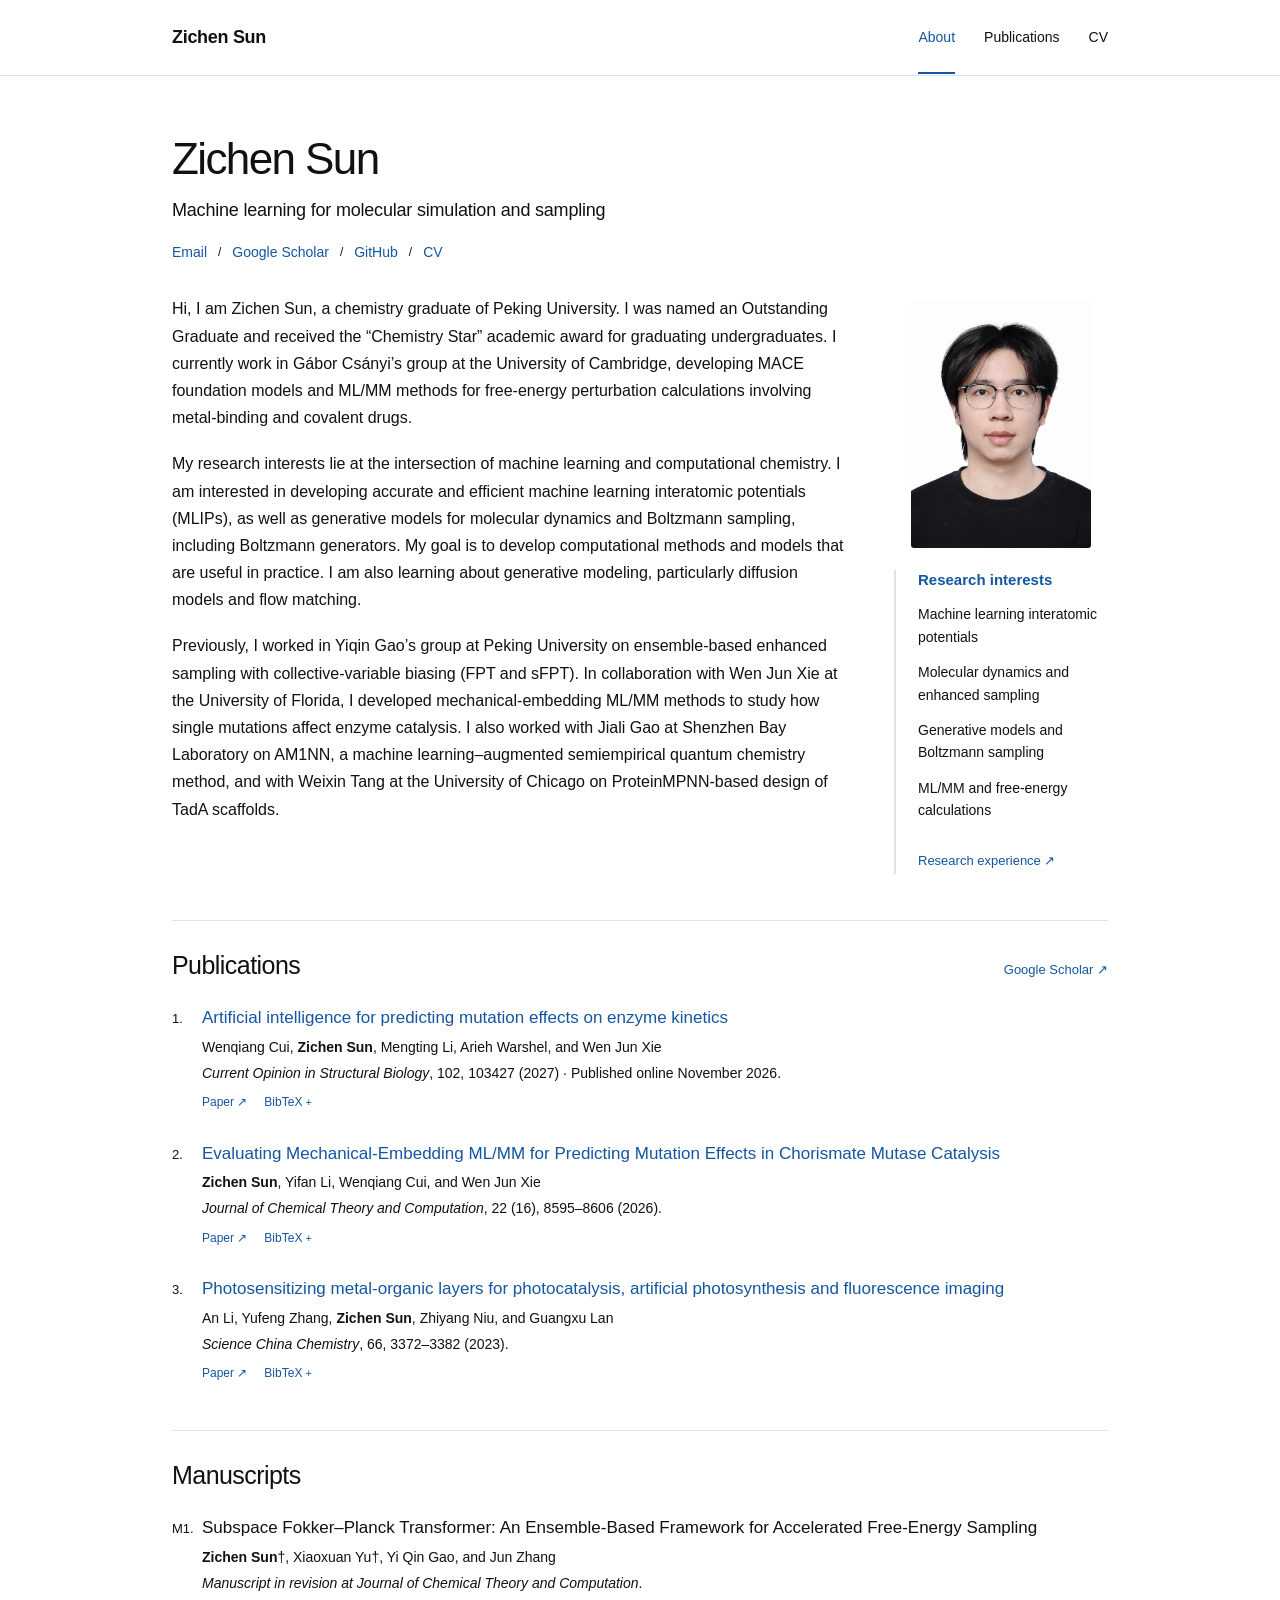
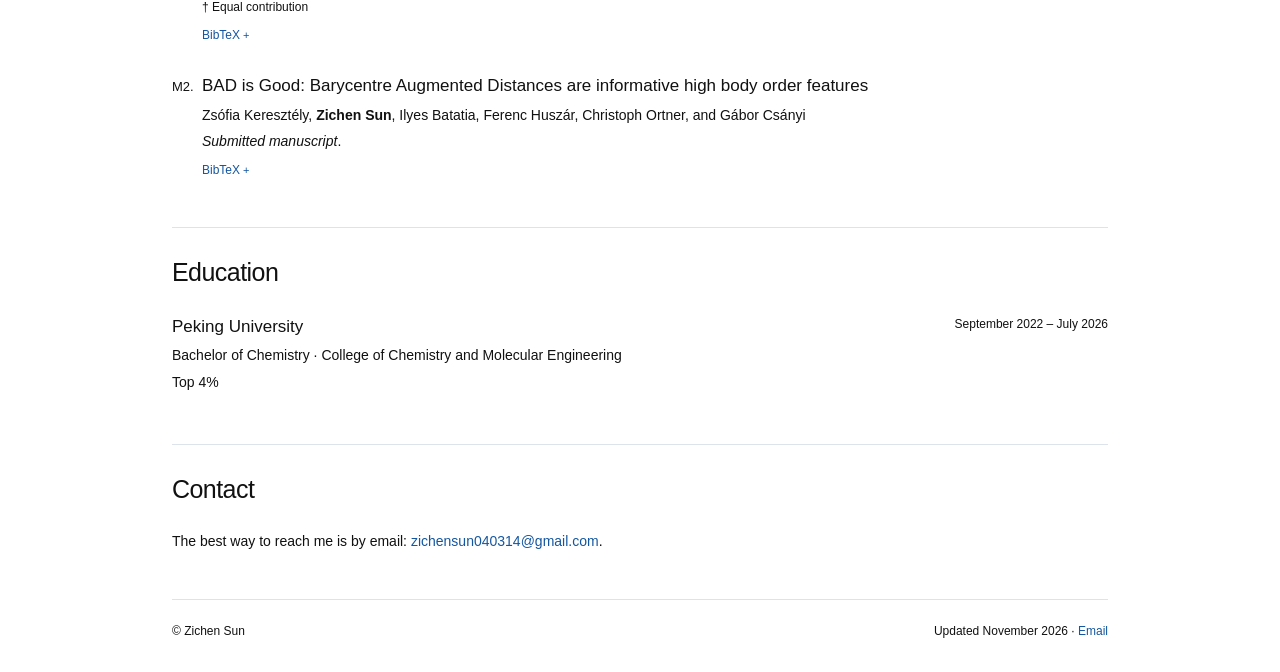
<file: site/index.html>
<!doctype html>
<html lang="en"><head><meta charset="utf-8"><meta name="viewport" content="width=device-width, initial-scale=1">
<meta name="description" content="Zichen Sun — Machine learning for molecular simulation and sampling. Research, publications, and curriculum vitae.">
<meta name="theme-color" content="#ffffff"><title>Zichen Sun | Machine learning for molecular simulation and sampling</title>
<link rel="icon" href="favicon.svg" type="image/svg+xml"><link rel="stylesheet" href="style.css?v=162decd4a20d"></head><body>
<a class="skip-link" href="#main">Skip to content</a><header class="site-header"><div class="nav-wrap"><a class="brand" href="index.html">Zichen Sun</a>
<nav aria-label="Main navigation"><a class="active" aria-current="page" href="index.html">About</a><a href="index.html#publications">Publications</a><a  href="cv.html">CV</a></nav></div></header><main id="main" class="home">
<section id="about" class="about"><h1>Zichen Sun</h1><p class="tagline">Machine learning for molecular simulation and sampling</p>
<div class="profile-links"><a href="mailto:zichensun040314@gmail.com">Email</a><span aria-hidden="true">/</span><a href="https://scholar.google.com/citations?user=5xdHA14AAAAJ&amp;hl=en">Google Scholar</a><span aria-hidden="true">/</span><a href="https://github.com/SunZichen-2004">GitHub</a><span aria-hidden="true">/</span><a href="cv.html">CV</a></div>
<div class="about-grid"><div class="bio"><p>Hi, I am Zichen Sun, a chemistry graduate of Peking University. I was named an Outstanding Graduate and received the “Chemistry Star” academic award for graduating undergraduates. I currently work in Gábor Csányi’s group at the University of Cambridge, developing MACE foundation models and ML/MM methods for free-energy perturbation calculations involving metal-binding and covalent drugs.</p><p>My research interests lie at the intersection of machine learning and computational chemistry. I am interested in developing accurate and efficient machine learning interatomic potentials (MLIPs), as well as generative models for molecular dynamics and Boltzmann sampling, including Boltzmann generators. My goal is to develop computational methods and models that are useful in practice. I am also learning about generative modeling, particularly diffusion models and flow matching.</p><p>Previously, I worked in Yiqin Gao’s group at Peking University on ensemble-based enhanced sampling with collective-variable biasing (FPT and sFPT). In collaboration with Wen Jun Xie at the University of Florida, I developed mechanical-embedding ML/MM methods to study how single mutations affect enzyme catalysis. I also worked with Jiali Gao at Shenzhen Bay Laboratory on AM1NN, a machine learning–augmented semiempirical quantum chemistry method, and with Weixin Tang at the University of Chicago on ProteinMPNN-based design of TadA scaffolds.</p></div><div class="profile-sidebar"><img class="profile-photo" src="assets/zichen-sun.png" alt="Portrait of Zichen Sun" width="180" height="248" decoding="async"><aside class="interests"><h2>Research interests</h2><ul><li>Machine learning interatomic potentials</li><li>Molecular dynamics and enhanced sampling</li><li>Generative models and Boltzmann sampling</li><li>ML/MM and free-energy calculations</li></ul><a class="text-link" href="cv.html#experience">Research experience ↗</a></aside></div></div></section>
<section id="publications" class="section"><div class="section-heading"><h2>Publications</h2><a href="https://scholar.google.com/citations?user=5xdHA14AAAAJ&amp;hl=en">Google Scholar ↗</a></div>
<ol class="papers"><li class="paper"><div class="paper-number">1.</div><article>
<h3><a href="https://doi.org/10.1016/j.sbi.2026.103427">Artificial intelligence for predicting mutation effects on enzyme kinetics</a></h3>
<p class="authors">Wenqiang Cui, <strong>Zichen Sun</strong>, Mengting Li, Arieh Warshel, and Wen Jun Xie</p><p class="venue"><em>Current Opinion in Structural Biology</em>, 102, 103427 (2027) · Published online November 2026.</p>

<div class="paper-links"><a href="https://doi.org/10.1016/j.sbi.2026.103427">Paper ↗</a>

<details class="bib"><summary>BibTeX</summary><pre>@article{sun2027artificial,
  title = {Artificial intelligence for predicting mutation effects on enzyme kinetics},
  author = {Wenqiang Cui and Zichen Sun and Mengting Li and Arieh Warshel and Wen Jun Xie},
  journal = {Current Opinion in Structural Biology},
  year = {2027},
  doi = {10.1016/j.sbi.2026.103427}
}</pre></details></div></article></li><li class="paper"><div class="paper-number">2.</div><article>
<h3><a href="https://doi.org/10.1021/acs.jctc.6c00761">Evaluating Mechanical-Embedding ML/MM for Predicting Mutation Effects in Chorismate Mutase Catalysis</a></h3>
<p class="authors"><strong>Zichen Sun</strong>, Yifan Li, Wenqiang Cui, and Wen Jun Xie</p><p class="venue"><em>Journal of Chemical Theory and Computation</em>, 22 (16), 8595–8606 (2026).</p>

<div class="paper-links"><a href="https://doi.org/10.1021/acs.jctc.6c00761">Paper ↗</a>

<details class="bib"><summary>BibTeX</summary><pre>@article{sun2026evaluating,
  title = {Evaluating Mechanical-Embedding ML/MM for Predicting Mutation Effects in Chorismate Mutase Catalysis},
  author = {Zichen Sun and Yifan Li and Wenqiang Cui and Wen Jun Xie},
  journal = {Journal of Chemical Theory and Computation},
  year = {2026},
  doi = {10.1021/acs.jctc.6c00761}
}</pre></details></div></article></li><li class="paper"><div class="paper-number">3.</div><article>
<h3><a href="https://doi.org/10.1007/s11426-023-1784-8">Photosensitizing metal-organic layers for photocatalysis, artificial photosynthesis and fluorescence imaging</a></h3>
<p class="authors">An Li, Yufeng Zhang, <strong>Zichen Sun</strong>, Zhiyang Niu, and Guangxu Lan</p><p class="venue"><em>Science China Chemistry</em>, 66, 3372–3382 (2023).</p>

<div class="paper-links"><a href="https://doi.org/10.1007/s11426-023-1784-8">Paper ↗</a>

<details class="bib"><summary>BibTeX</summary><pre>@article{sun2023photosensitizing,
  title = {Photosensitizing metal-organic layers for photocatalysis, artificial photosynthesis and fluorescence imaging},
  author = {An Li and Yufeng Zhang and Zichen Sun and Zhiyang Niu and Guangxu Lan},
  journal = {Science China Chemistry},
  year = {2023},
  doi = {10.1007/s11426-023-1784-8}
}</pre></details></div></article></li></ol></section>
<section id="manuscripts" class="section manuscripts"><h2>Manuscripts</h2><ol class="papers"><li class="paper"><div class="paper-number">M1.</div><article>
<h3>Subspace Fokker–Planck Transformer: An Ensemble-Based Framework for Accelerated Free-Energy Sampling</h3>
<p class="authors"><strong>Zichen Sun</strong>†, Xiaoxuan Yu†, Yi Qin Gao, and Jun Zhang</p><p class="venue"><em>Manuscript in revision at Journal of Chemical Theory and Computation</em>.</p>
<p class="paper-note">† Equal contribution</p>
<div class="paper-links">

<details class="bib"><summary>BibTeX</summary><pre>@article{sunmanuscriptsubspace,
  title = {Subspace Fokker–Planck Transformer: An Ensemble-Based Framework for Accelerated Free-Energy Sampling},
  author = {Zichen Sun and Xiaoxuan Yu and Yi Qin Gao and Jun Zhang},
  journal = {Manuscript in revision at Journal of Chemical Theory and Computation}
}</pre></details></div></article></li><li class="paper"><div class="paper-number">M2.</div><article>
<h3>BAD is Good: Barycentre Augmented Distances are informative high body order features</h3>
<p class="authors">Zsófia Keresztély, <strong>Zichen Sun</strong>, Ilyes Batatia, Ferenc Huszár, Christoph Ortner, and Gábor Csányi</p><p class="venue"><em>Submitted manuscript</em>.</p>

<div class="paper-links">

<details class="bib"><summary>BibTeX</summary><pre>@article{sunmanuscriptbad,
  title = {BAD is Good: Barycentre Augmented Distances are informative high body order features},
  author = {Zsófia Keresztély and Zichen Sun and Ilyes Batatia and Ferenc Huszár and Christoph Ortner and Gábor Csányi},
  journal = {Submitted manuscript}
}</pre></details></div></article></li></ol></section><section id="education" class="section"><h2>Education</h2><div class="education-entry"><div><h3>Peking University</h3><p>Bachelor of Chemistry · College of Chemistry and Molecular Engineering</p><p>Top 4%</p></div><p class="dates">September 2022 – July 2026</p></div></section>
<section id="contact" class="section contact"><h2>Contact</h2><p>The best way to reach me is by email: <a href="mailto:zichensun040314@gmail.com">zichensun040314@gmail.com</a>.</p></section></main><footer class="site-footer"><span>© Zichen Sun</span><span>Updated November 2026 · <a href="mailto:zichensun040314@gmail.com">Email</a></span></footer></body></html>
</file>
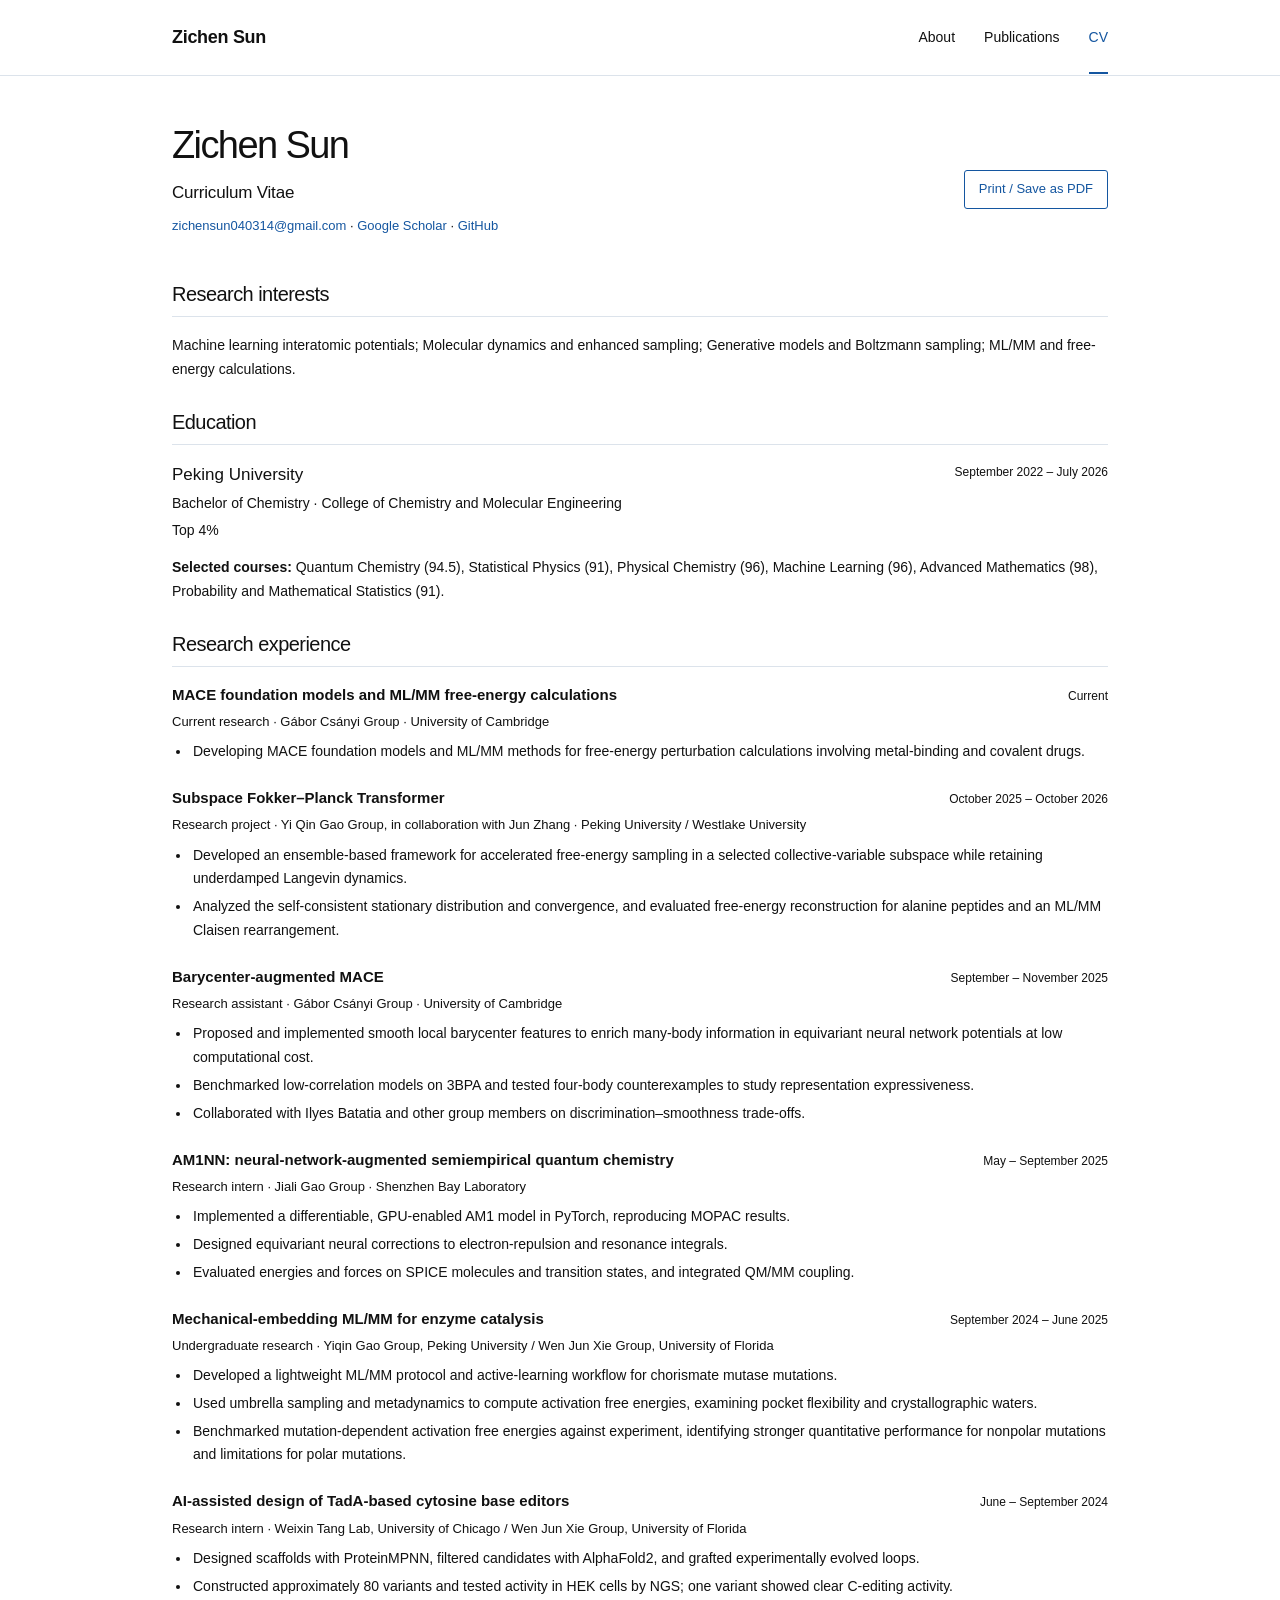
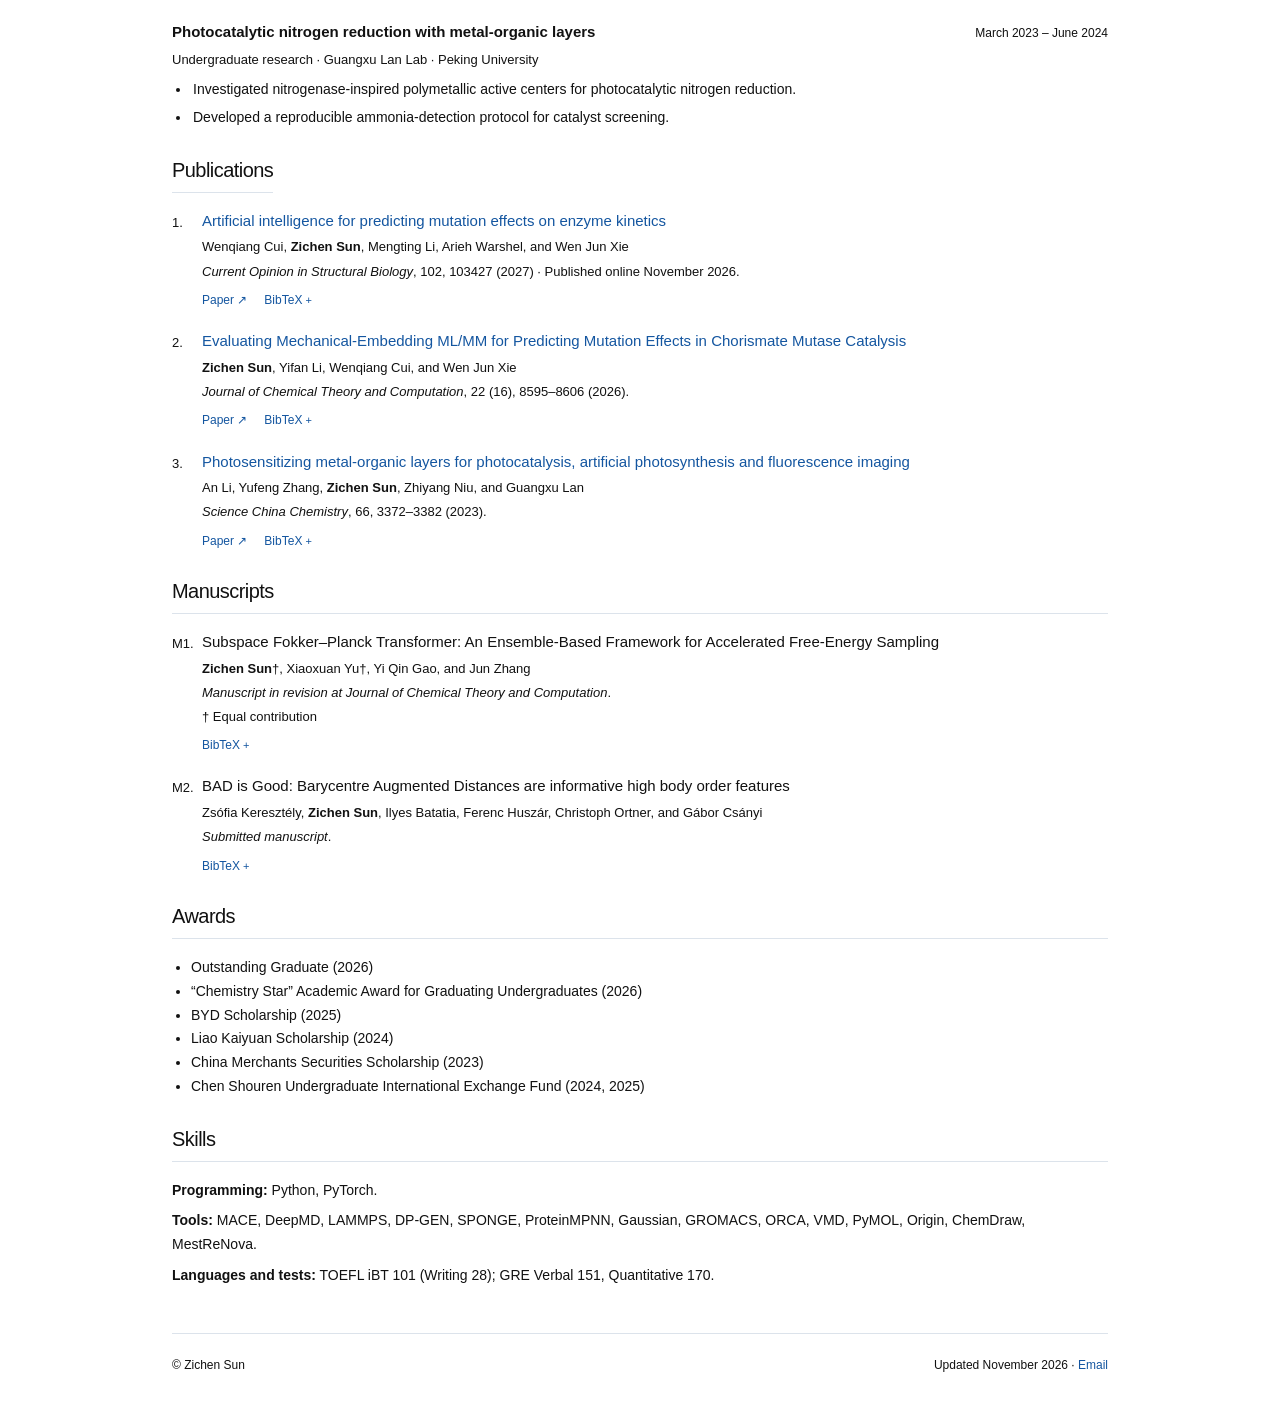
<file: site/cv.html>
<!doctype html>
<html lang="en"><head><meta charset="utf-8"><meta name="viewport" content="width=device-width, initial-scale=1">
<meta name="description" content="Zichen Sun — Machine learning for molecular simulation and sampling. Research, publications, and curriculum vitae.">
<meta name="theme-color" content="#ffffff"><title>Zichen Sun | Curriculum Vitae</title>
<link rel="icon" href="favicon.svg" type="image/svg+xml"><link rel="stylesheet" href="style.css?v=162decd4a20d"></head><body>
<a class="skip-link" href="#main">Skip to content</a><header class="site-header"><div class="nav-wrap"><a class="brand" href="index.html">Zichen Sun</a>
<nav aria-label="Main navigation"><a  href="index.html">About</a><a href="index.html#publications">Publications</a><a class="active" aria-current="page" href="cv.html">CV</a></nav></div></header><main id="main" class="cv"><div class="cv-heading"><div><h1>Zichen Sun</h1><p class="tagline">Curriculum Vitae</p><p class="cv-contact"><a href="mailto:zichensun040314@gmail.com">zichensun040314@gmail.com</a> · <a href="https://scholar.google.com/citations?user=5xdHA14AAAAJ&amp;hl=en">Google Scholar</a> · <a href="https://github.com/SunZichen-2004">GitHub</a></p></div><div class="cv-actions"><button class="button secondary" type="button" onclick="window.print()">Print / Save as PDF</button></div></div>
<section class="cv-section"><h2>Research interests</h2><p>Machine learning interatomic potentials; Molecular dynamics and enhanced sampling; Generative models and Boltzmann sampling; ML/MM and free-energy calculations.</p></section>
<section id="education" class="cv-section"><h2>Education</h2><div class="education-entry"><div><h3>Peking University</h3><p>Bachelor of Chemistry · College of Chemistry and Molecular Engineering</p><p>Top 4%</p></div><p class="dates">September 2022 – July 2026</p></div><p class="courses"><strong>Selected courses:</strong> Quantum Chemistry (94.5), Statistical Physics (91), Physical Chemistry (96), Machine Learning (96), Advanced Mathematics (98), Probability and Mathematical Statistics (91).</p></section>
<section id="experience" class="cv-section"><h2>Research experience</h2><article class="experience-entry"><div class="entry-heading"><h3>MACE foundation models and ML/MM free-energy calculations</h3><span class="dates">Current</span></div><p class="affiliation">Current research · Gábor Csányi Group · University of Cambridge</p><ul><li>Developing MACE foundation models and ML/MM methods for free-energy perturbation calculations involving metal-binding and covalent drugs.</li></ul></article><article class="experience-entry"><div class="entry-heading"><h3>Subspace Fokker–Planck Transformer</h3><span class="dates">October 2025 – October 2026</span></div><p class="affiliation">Research project · Yi Qin Gao Group, in collaboration with Jun Zhang · Peking University / Westlake University</p><ul><li>Developed an ensemble-based framework for accelerated free-energy sampling in a selected collective-variable subspace while retaining underdamped Langevin dynamics.</li><li>Analyzed the self-consistent stationary distribution and convergence, and evaluated free-energy reconstruction for alanine peptides and an ML/MM Claisen rearrangement.</li></ul></article><article class="experience-entry"><div class="entry-heading"><h3>Barycenter-augmented MACE</h3><span class="dates">September – November 2025</span></div><p class="affiliation">Research assistant · Gábor Csányi Group · University of Cambridge</p><ul><li>Proposed and implemented smooth local barycenter features to enrich many-body information in equivariant neural network potentials at low computational cost.</li><li>Benchmarked low-correlation models on 3BPA and tested four-body counterexamples to study representation expressiveness.</li><li>Collaborated with Ilyes Batatia and other group members on discrimination–smoothness trade-offs.</li></ul></article><article class="experience-entry"><div class="entry-heading"><h3>AM1NN: neural-network-augmented semiempirical quantum chemistry</h3><span class="dates">May – September 2025</span></div><p class="affiliation">Research intern · Jiali Gao Group · Shenzhen Bay Laboratory</p><ul><li>Implemented a differentiable, GPU-enabled AM1 model in PyTorch, reproducing MOPAC results.</li><li>Designed equivariant neural corrections to electron-repulsion and resonance integrals.</li><li>Evaluated energies and forces on SPICE molecules and transition states, and integrated QM/MM coupling.</li></ul></article><article class="experience-entry"><div class="entry-heading"><h3>Mechanical-embedding ML/MM for enzyme catalysis</h3><span class="dates">September 2024 – June 2025</span></div><p class="affiliation">Undergraduate research · Yiqin Gao Group, Peking University / Wen Jun Xie Group, University of Florida</p><ul><li>Developed a lightweight ML/MM protocol and active-learning workflow for chorismate mutase mutations.</li><li>Used umbrella sampling and metadynamics to compute activation free energies, examining pocket flexibility and crystallographic waters.</li><li>Benchmarked mutation-dependent activation free energies against experiment, identifying stronger quantitative performance for nonpolar mutations and limitations for polar mutations.</li></ul></article><article class="experience-entry"><div class="entry-heading"><h3>AI-assisted design of TadA-based cytosine base editors</h3><span class="dates">June – September 2024</span></div><p class="affiliation">Research intern · Weixin Tang Lab, University of Chicago / Wen Jun Xie Group, University of Florida</p><ul><li>Designed scaffolds with ProteinMPNN, filtered candidates with AlphaFold2, and grafted experimentally evolved loops.</li><li>Constructed approximately 80 variants and tested activity in HEK cells by NGS; one variant showed clear C-editing activity.</li></ul></article><article class="experience-entry"><div class="entry-heading"><h3>Photocatalytic nitrogen reduction with metal-organic layers</h3><span class="dates">March 2023 – June 2024</span></div><p class="affiliation">Undergraduate research · Guangxu Lan Lab · Peking University</p><ul><li>Investigated nitrogenase-inspired polymetallic active centers for photocatalytic nitrogen reduction.</li><li>Developed a reproducible ammonia-detection protocol for catalyst screening.</li></ul></article></section>
<section id="publications" class="cv-section"><div class="section-heading"><h2>Publications</h2></div>
<ol class="papers"><li class="paper"><div class="paper-number">1.</div><article>
<h3><a href="https://doi.org/10.1016/j.sbi.2026.103427">Artificial intelligence for predicting mutation effects on enzyme kinetics</a></h3>
<p class="authors">Wenqiang Cui, <strong>Zichen Sun</strong>, Mengting Li, Arieh Warshel, and Wen Jun Xie</p><p class="venue"><em>Current Opinion in Structural Biology</em>, 102, 103427 (2027) · Published online November 2026.</p>

<div class="paper-links"><a href="https://doi.org/10.1016/j.sbi.2026.103427">Paper ↗</a>

<details class="bib"><summary>BibTeX</summary><pre>@article{sun2027artificial,
  title = {Artificial intelligence for predicting mutation effects on enzyme kinetics},
  author = {Wenqiang Cui and Zichen Sun and Mengting Li and Arieh Warshel and Wen Jun Xie},
  journal = {Current Opinion in Structural Biology},
  year = {2027},
  doi = {10.1016/j.sbi.2026.103427}
}</pre></details></div></article></li><li class="paper"><div class="paper-number">2.</div><article>
<h3><a href="https://doi.org/10.1021/acs.jctc.6c00761">Evaluating Mechanical-Embedding ML/MM for Predicting Mutation Effects in Chorismate Mutase Catalysis</a></h3>
<p class="authors"><strong>Zichen Sun</strong>, Yifan Li, Wenqiang Cui, and Wen Jun Xie</p><p class="venue"><em>Journal of Chemical Theory and Computation</em>, 22 (16), 8595–8606 (2026).</p>

<div class="paper-links"><a href="https://doi.org/10.1021/acs.jctc.6c00761">Paper ↗</a>

<details class="bib"><summary>BibTeX</summary><pre>@article{sun2026evaluating,
  title = {Evaluating Mechanical-Embedding ML/MM for Predicting Mutation Effects in Chorismate Mutase Catalysis},
  author = {Zichen Sun and Yifan Li and Wenqiang Cui and Wen Jun Xie},
  journal = {Journal of Chemical Theory and Computation},
  year = {2026},
  doi = {10.1021/acs.jctc.6c00761}
}</pre></details></div></article></li><li class="paper"><div class="paper-number">3.</div><article>
<h3><a href="https://doi.org/10.1007/s11426-023-1784-8">Photosensitizing metal-organic layers for photocatalysis, artificial photosynthesis and fluorescence imaging</a></h3>
<p class="authors">An Li, Yufeng Zhang, <strong>Zichen Sun</strong>, Zhiyang Niu, and Guangxu Lan</p><p class="venue"><em>Science China Chemistry</em>, 66, 3372–3382 (2023).</p>

<div class="paper-links"><a href="https://doi.org/10.1007/s11426-023-1784-8">Paper ↗</a>

<details class="bib"><summary>BibTeX</summary><pre>@article{sun2023photosensitizing,
  title = {Photosensitizing metal-organic layers for photocatalysis, artificial photosynthesis and fluorescence imaging},
  author = {An Li and Yufeng Zhang and Zichen Sun and Zhiyang Niu and Guangxu Lan},
  journal = {Science China Chemistry},
  year = {2023},
  doi = {10.1007/s11426-023-1784-8}
}</pre></details></div></article></li></ol></section>
<section id="manuscripts" class="cv-section"><h2>Manuscripts</h2><ol class="papers"><li class="paper"><div class="paper-number">M1.</div><article>
<h3>Subspace Fokker–Planck Transformer: An Ensemble-Based Framework for Accelerated Free-Energy Sampling</h3>
<p class="authors"><strong>Zichen Sun</strong>†, Xiaoxuan Yu†, Yi Qin Gao, and Jun Zhang</p><p class="venue"><em>Manuscript in revision at Journal of Chemical Theory and Computation</em>.</p>
<p class="paper-note">† Equal contribution</p>
<div class="paper-links">

<details class="bib"><summary>BibTeX</summary><pre>@article{sunmanuscriptsubspace,
  title = {Subspace Fokker–Planck Transformer: An Ensemble-Based Framework for Accelerated Free-Energy Sampling},
  author = {Zichen Sun and Xiaoxuan Yu and Yi Qin Gao and Jun Zhang},
  journal = {Manuscript in revision at Journal of Chemical Theory and Computation}
}</pre></details></div></article></li><li class="paper"><div class="paper-number">M2.</div><article>
<h3>BAD is Good: Barycentre Augmented Distances are informative high body order features</h3>
<p class="authors">Zsófia Keresztély, <strong>Zichen Sun</strong>, Ilyes Batatia, Ferenc Huszár, Christoph Ortner, and Gábor Csányi</p><p class="venue"><em>Submitted manuscript</em>.</p>

<div class="paper-links">

<details class="bib"><summary>BibTeX</summary><pre>@article{sunmanuscriptbad,
  title = {BAD is Good: Barycentre Augmented Distances are informative high body order features},
  author = {Zsófia Keresztély and Zichen Sun and Ilyes Batatia and Ferenc Huszár and Christoph Ortner and Gábor Csányi},
  journal = {Submitted manuscript}
}</pre></details></div></article></li></ol></section>
<section class="cv-section"><h2>Awards</h2><ul class="simple-list"><li>Outstanding Graduate (2026)</li><li>“Chemistry Star” Academic Award for Graduating Undergraduates (2026)</li><li>BYD Scholarship (2025)</li><li>Liao Kaiyuan Scholarship (2024)</li><li>China Merchants Securities Scholarship (2023)</li><li>Chen Shouren Undergraduate International Exchange Fund (2024, 2025)</li></ul></section>
<section class="cv-section"><h2>Skills</h2><p class="skill"><strong>Programming:</strong> Python, PyTorch.</p><p class="skill"><strong>Tools:</strong> MACE, DeepMD, LAMMPS, DP-GEN, SPONGE, ProteinMPNN, Gaussian, GROMACS, ORCA, VMD, PyMOL, Origin, ChemDraw, MestReNova.</p><p class="skill"><strong>Languages and tests:</strong> TOEFL iBT 101 (Writing 28); GRE Verbal 151, Quantitative 170.</p></section></main><footer class="site-footer"><span>© Zichen Sun</span><span>Updated November 2026 · <a href="mailto:zichensun040314@gmail.com">Email</a></span></footer></body></html>
</file>
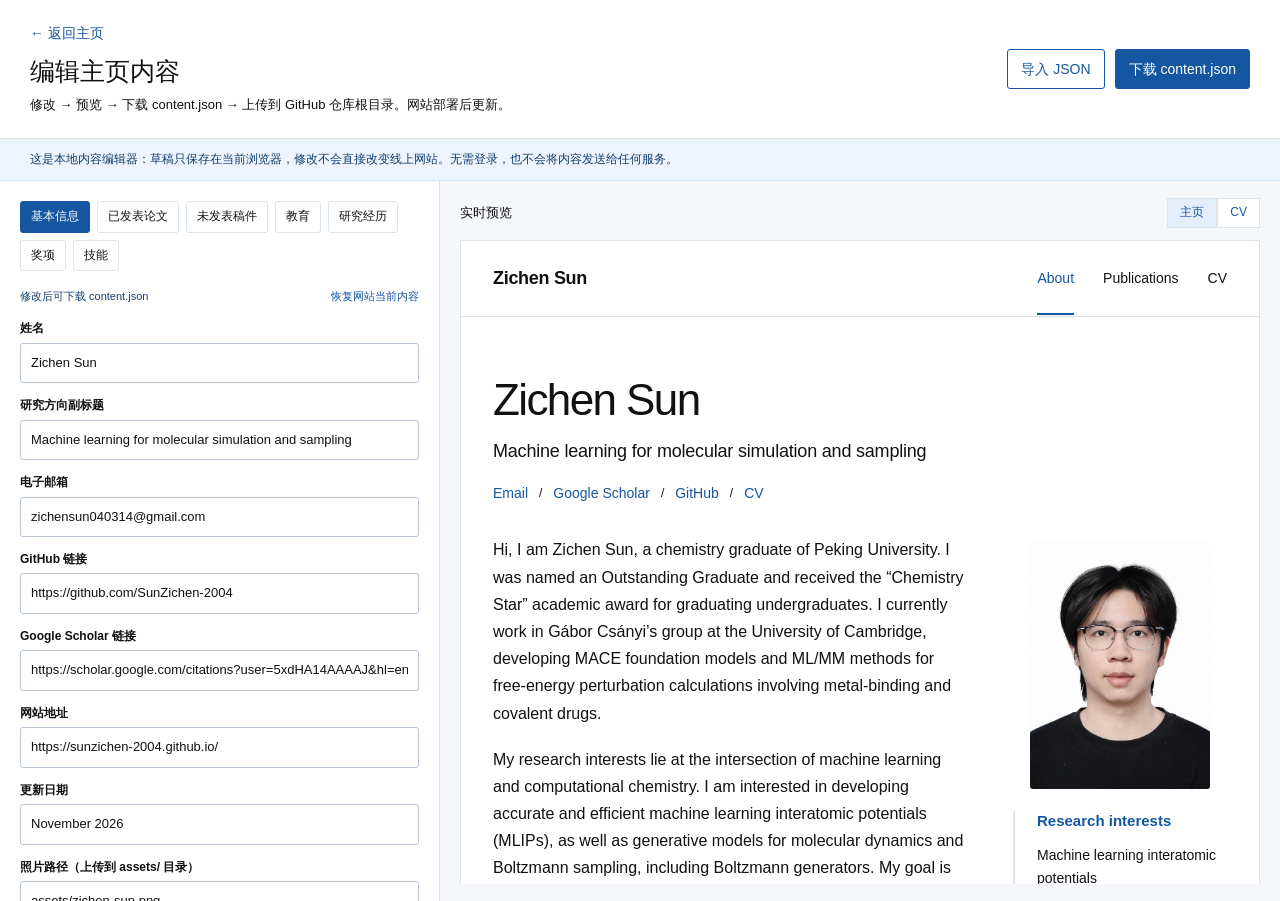
<file: site/editor.html>
<!doctype html>
<html lang="zh-CN"><head><meta charset="utf-8"><meta name="viewport" content="width=device-width, initial-scale=1"><title>编辑个人主页 · Zichen Sun</title><link rel="icon" href="favicon.svg" type="image/svg+xml"><link rel="stylesheet" href="editor.css?v=162decd4a20d"><script src="content-data.js?v=162decd4a20d" defer></script><script src="render.js?v=162decd4a20d" defer></script><script src="editor.js?v=162decd4a20d" defer></script></head>
<body><header><div><a href="index.html">← 返回主页</a><h1>编辑主页内容</h1><p>修改 → 预览 → 下载 content.json → 上传到 GitHub 仓库根目录。网站部署后更新。</p></div><div class="actions"><label class="button secondary">导入 JSON<input id="import" type="file" accept="application/json,.json" hidden></label><button id="export" class="button">下载 content.json</button></div></header>
<div class="notice">这是本地内容编辑器：草稿只保存在当前浏览器，修改不会直接改变线上网站。无需登录，也不会将内容发送给任何服务。</div>
<div class="workspace"><section class="editor-panel" aria-label="内容编辑"><nav id="tabs" aria-label="内容类别"></nav><div class="status-row"><span id="status" role="status"></span><button id="reset" type="button">恢复网站当前内容</button></div><div id="fields"></div></section><section class="preview-panel" aria-label="页面预览"><div class="preview-controls"><strong>实时预览</strong><div><button id="preview-home" type="button" aria-pressed="true">主页</button><button id="preview-cv" type="button" aria-pressed="false">CV</button></div></div><iframe id="preview" title="个人主页实时预览"></iframe></section></div>
</body></html>
</file>
<file: site/style.css>
:root{--ink:#111;--blue:#1456a0;--blue-dark:#0a3770;--line:#dce3eb;--paper:#fff;--soft:#f5f8fc;color-scheme:light}
*{box-sizing:border-box}html{scroll-behavior:smooth;scroll-padding-top:85px}body{margin:0;background:var(--paper);color:var(--ink);font-family:Arial,Helvetica,sans-serif;font-size:16px;line-height:1.7;-webkit-font-smoothing:antialiased}a{color:var(--blue);text-decoration:none}a:hover{text-decoration:underline;text-underline-offset:4px;color:var(--blue-dark)}a:focus-visible,button:focus-visible,summary:focus-visible{outline:2px solid var(--blue);outline-offset:5px}button,input,textarea{font:inherit}button,summary{cursor:pointer}.skip-link{position:absolute;top:-80px;left:20px;background:#fff;z-index:9;padding:10px}.skip-link:focus{top:10px}.site-header{border-bottom:1px solid var(--line);background:#fff}.nav-wrap{max-width:1000px;padding:0 32px;min-height:75px;margin:auto;display:flex;align-items:center;justify-content:space-between;gap:20px}.brand{font-size:18px;font-weight:600;color:var(--ink);letter-spacing:-.3px}.nav-wrap nav{display:flex;gap:29px;align-items:center}.nav-wrap nav a{color:var(--ink);font-size:14px;padding:25px 0 22px;border-bottom:2px solid transparent}.nav-wrap nav a.active{color:var(--blue);border-bottom-color:var(--blue)}main{max-width:1000px;padding:0 32px;margin:auto}h1,h2,h3,p{margin-top:0}h1{font-size:44px;font-weight:500;line-height:1.15;letter-spacing:-1.6px;margin-bottom:12px}h2{font-size:25px;line-height:1.35;letter-spacing:-.55px;font-weight:500;margin-bottom:24px}h3{font-size:16px;font-weight:600;line-height:1.5;margin-bottom:5px}p{margin-bottom:17px}.about{padding-top:58px}.tagline{font-size:18px;line-height:1.5;letter-spacing:-.2px;margin-bottom:17px}.profile-links{display:flex;flex-wrap:wrap;gap:11px;align-items:center;font-size:14px;margin-bottom:31px}.profile-links span{font-size:12px;color:#111}.about-grid{display:grid;grid-template-columns:minmax(0,1fr) 214px;gap:48px}.bio p{margin-bottom:19px}.bio p:last-child{margin-bottom:0}.interests{border-left:2px solid var(--line);padding-left:22px;margin-top:5px}.interests h2{color:var(--blue);font-size:15px;font-weight:600;letter-spacing:0;margin-bottom:13px}.interests ul{list-style:none;margin:0 0 25px;padding:0}.interests li{font-size:14px;line-height:1.6;margin-bottom:13px}.text-link{font-size:13px}.section{margin-top:46px;padding-top:28px;border-top:1px solid var(--line)}.section-heading{display:flex;justify-content:space-between;align-items:baseline;gap:20px}.section-heading>a{font-size:13px}.papers{list-style:none;margin:0;padding:0}.paper{display:grid;grid-template-columns:23px minmax(0,1fr);gap:7px;margin-bottom:29px}.paper:last-child{margin-bottom:0}.paper-number{font-size:13px;line-height:25px}.paper h3{font-size:17px;font-weight:500;line-height:1.45;margin-bottom:6px}.paper h3 a{color:var(--blue)}.paper p{font-size:14px;line-height:1.55;margin-bottom:4px}.authors strong{font-weight:600}.paper .venue{font-size:14px}.paper .paper-note{font-size:12px}.paper-links{display:flex;flex-wrap:wrap;align-items:baseline;column-gap:17px;row-gap:5px;margin-top:8px;font-size:12px}.paper-links details{min-width:0}.paper-links details[open]{flex-basis:100%;order:2}.paper-links summary{color:var(--blue);list-style:none;display:inline-block}.paper-links summary::-webkit-details-marker{display:none}.paper-links summary:hover{text-decoration:underline}.paper-links summary:after{content:' +';font-size:11px}.paper-links details[open] summary:after{content:' −'}.paper-links pre{white-space:pre-wrap;overflow-wrap:anywhere;border-left:2px solid var(--line);background:var(--soft);padding:15px 18px;margin:10px 0 4px;font-size:12px;line-height:1.6}.manuscripts .paper h3{color:var(--ink)}.education-entry{display:flex;justify-content:space-between;align-items:flex-start;gap:25px}.education-entry p{font-size:14px;margin-bottom:3px}.education-entry h3{font-size:17px;font-weight:500}.dates{font-size:12px!important;white-space:nowrap;line-height:1.8}.contact p{font-size:14px}.site-footer{max-width:936px;border-top:1px solid var(--line);margin:45px auto 0;padding:21px 0 30px;display:flex;justify-content:space-between;gap:20px;font-size:12px}.cv-heading{display:flex;justify-content:space-between;align-items:center;gap:30px;padding-top:48px}.cv-heading h1{font-size:38px}.cv-heading .tagline{font-size:17px;margin-bottom:10px}.cv-contact{font-size:13px}.cv-actions{display:flex;gap:8px;flex-shrink:0;align-items:center}.button{display:inline-block;background:var(--blue);color:#fff;border:1px solid var(--blue);padding:8px 14px;font-size:13px;line-height:1.6;border-radius:3px;cursor:pointer}.button:hover{background:var(--blue-dark);color:#fff;text-decoration:none}.button.secondary{background:#fff;color:var(--blue)}.button.secondary:hover{background:var(--soft)}.cv-section{margin-top:27px}.cv-section h2{font-size:20px;padding-bottom:8px;border-bottom:1px solid var(--line);margin-bottom:17px}.cv-section>p{font-size:14px}.courses{margin-top:10px}.experience-entry{margin-bottom:23px}.entry-heading{display:flex;align-items:baseline;justify-content:space-between;gap:18px}.entry-heading h3{font-size:15px}.affiliation{font-size:13px;margin-bottom:7px}.experience-entry ul{font-size:14px;margin:0;padding-left:19px}.experience-entry li{padding-left:2px;margin-bottom:4px}.cv-section .paper{margin-bottom:20px}.cv-section .paper h3{font-size:15px}.cv-section .paper p{font-size:13px}.simple-list{padding-left:19px;font-size:14px}.skill{margin-bottom:7px}.cv .site-footer{margin-top:30px}
@media(max-width:760px){.nav-wrap{min-height:64px;padding:0 24px}.nav-wrap nav{gap:21px}.nav-wrap nav a{padding:20px 0 17px}main{padding:0 24px}.about{padding-top:37px}h1{font-size:37px}.tagline{font-size:16px}.about-grid{grid-template-columns:1fr;gap:25px}.interests{border-left:0;border-top:1px solid var(--line);padding:19px 0 0}.interests ul{display:grid;grid-template-columns:1fr 1fr;gap:10px 22px;margin-bottom:12px}.interests li{margin:0;font-size:13px}.section{margin-top:32px;padding-top:25px}h2{font-size:23px}.paper h3{font-size:16px}.paper{grid-template-columns:20px minmax(0,1fr)}.site-footer{margin:34px 24px 0}.education-entry,.entry-heading{flex-direction:column;gap:4px}.dates{white-space:normal}.cv-heading{align-items:flex-start;flex-direction:column;gap:0}.cv-actions{margin:7px 0 5px}.cv-contact{overflow-wrap:anywhere}.contact p{overflow-wrap:anywhere}}
@media(max-width:390px){.nav-wrap{gap:12px;padding:0 20px}.nav-wrap nav{gap:15px}.nav-wrap nav a{font-size:12px}.brand{font-size:16px}main{padding:0 20px}.site-footer{margin-left:20px;margin-right:20px;flex-direction:column;gap:4px}.section-heading{gap:8px}.section-heading>a{font-size:11px}.interests ul{grid-template-columns:1fr}}
@media(prefers-reduced-motion:reduce){html{scroll-behavior:auto}}
@page{size:A4;margin:15mm 16mm}
@media print{body{font-size:10pt;line-height:1.4;color:#000}a{color:#000}main{max-width:none;padding:0}.site-header,.site-footer,.skip-link,.cv-actions,.paper-links{display:none!important}.cv-heading{padding-top:0;display:block}.cv-heading h1{font-size:25pt;margin-bottom:4px}.cv-heading .tagline{font-size:11pt;margin-bottom:6px}.cv-contact{font-size:9pt;margin-bottom:8px}.cv-section{margin-top:15px}.cv-section h2{font-size:12pt;margin-bottom:9px;padding-bottom:4px;break-after:avoid}.cv-section p,.cv-section .paper p,.education-entry p,.experience-entry ul,.simple-list{font-size:9pt}.entry-heading h3,.education-entry h3,.cv-section .paper h3{font-size:10pt}.dates{font-size:8pt!important}.experience-entry{margin-bottom:13px;break-inside:avoid}.experience-entry li{margin-bottom:2px}.affiliation{font-size:8.5pt;margin-bottom:5px}.paper{break-inside:avoid}.cv-section .paper{margin-bottom:12px}.courses{margin-bottom:0}.simple-list{margin-bottom:0}.skill{margin-bottom:4px}.cv-section .paper-number{font-size:8pt;line-height:20px}}

/* Portrait is displayed at its original aspect ratio, without cropping. */
.profile-photo{display:block;width:180px;max-width:100%;height:auto;margin:5px auto 22px;border-radius:3px}.profile-sidebar{min-width:0}
@media(max-width:760px){.profile-sidebar{display:contents}.profile-photo{grid-row:1;width:128px;margin:0 auto 3px}.bio{grid-row:2}.interests{grid-row:3}}
</file>
<file: site/editor.css>
:root{--blue:#1456a0;--line:#dce3eb}*{box-sizing:border-box}body{margin:0;background:#f5f7fa;color:#111;font:14px/1.6 Arial,"PingFang SC",sans-serif}a{color:var(--blue);text-decoration:none}button,input,textarea{font:inherit}button{cursor:pointer}header{display:flex;justify-content:space-between;gap:25px;align-items:center;background:#fff;padding:22px 30px;border-bottom:1px solid var(--line)}h1{font-size:25px;margin:7px 0 4px;font-weight:500}header p{margin:0;font-size:13px}.actions{display:flex;gap:10px;flex-shrink:0}.button{display:inline-block;border:1px solid var(--blue);background:var(--blue);color:#fff;padding:8px 13px;border-radius:3px;cursor:pointer}.button.secondary{color:var(--blue);background:#fff}.notice{padding:11px 30px;background:#edf4fd;border-bottom:1px solid #d4e5fa;color:#143d6d;font-size:12px}.workspace{display:grid;grid-template-columns:minmax(340px,440px) minmax(0,1fr);height:calc(100vh - 180px);min-height:450px}.editor-panel{overflow:auto;border-right:1px solid var(--line);background:#fff;padding:20px}.editor-panel nav{display:flex;flex-wrap:wrap;gap:7px;margin-bottom:17px}.editor-panel nav button{border:1px solid var(--line);border-radius:3px;padding:5px 10px;background:#fff;color:#111;font-size:12px}.editor-panel nav button[aria-current=true]{background:var(--blue);color:#fff;border-color:var(--blue)}.status-row{display:flex;justify-content:space-between;align-items:center;font-size:11px;margin-bottom:14px;gap:10px;color:#143d6d}.status-row button{border:0;background:none;padding:0;color:var(--blue);font-size:11px}.field{display:block;margin-bottom:13px}.field>span{display:block;margin-bottom:4px;font-size:12px;font-weight:600}.field input,.field textarea{width:100%;padding:9px 10px;border:1px solid #bac6d6;border-radius:3px;background:#fff;color:#111;font-size:13px;line-height:1.6}.field textarea{resize:vertical;min-height:86px}.field input:focus,.field textarea:focus{outline:2px solid #a3c9ef;border-color:var(--blue)}.array-item{border:1px solid var(--line);padding:13px;margin-bottom:14px;border-radius:3px}.item-heading{display:flex;justify-content:space-between;gap:10px;align-items:baseline;margin-bottom:10px;font-size:12px}.item-heading strong{font-weight:500}.item-buttons{display:flex;gap:9px;flex-shrink:0}.item-buttons button{font-size:11px;border:0;background:none;padding:0;color:var(--blue)}.item-buttons button:disabled{color:#687789;cursor:default}.array-item .array-item{border:0;border-left:2px solid var(--line);padding:8px 0 4px 10px}.add{color:var(--blue);border:1px solid #b8cee6;border-radius:3px;background:#fff;padding:6px 11px;font-size:12px;margin-bottom:16px}.preview-panel{padding:17px 20px;display:flex;flex-direction:column;min-height:0}.preview-controls{display:flex;justify-content:space-between;align-items:center;margin-bottom:12px}.preview-controls strong{font-size:13px;font-weight:500}.preview-controls button{background:#fff;border:1px solid var(--line);padding:4px 12px;font-size:12px;color:var(--blue)}.preview-controls button[aria-pressed=true]{background:#e4eefb}iframe{border:1px solid var(--line);width:100%;height:100%;background:#fff;flex:1;min-height:0}button:focus-visible,a:focus-visible{outline:2px solid var(--blue);outline-offset:3px}@media(max-width:850px){header{align-items:flex-start;flex-direction:column;padding:20px;gap:15px}.notice{padding:11px 20px}.workspace{grid-template-columns:1fr;height:auto}.editor-panel{max-height:none;border-right:0}.preview-panel{height:720px}.actions{flex-wrap:wrap}}
</file>
